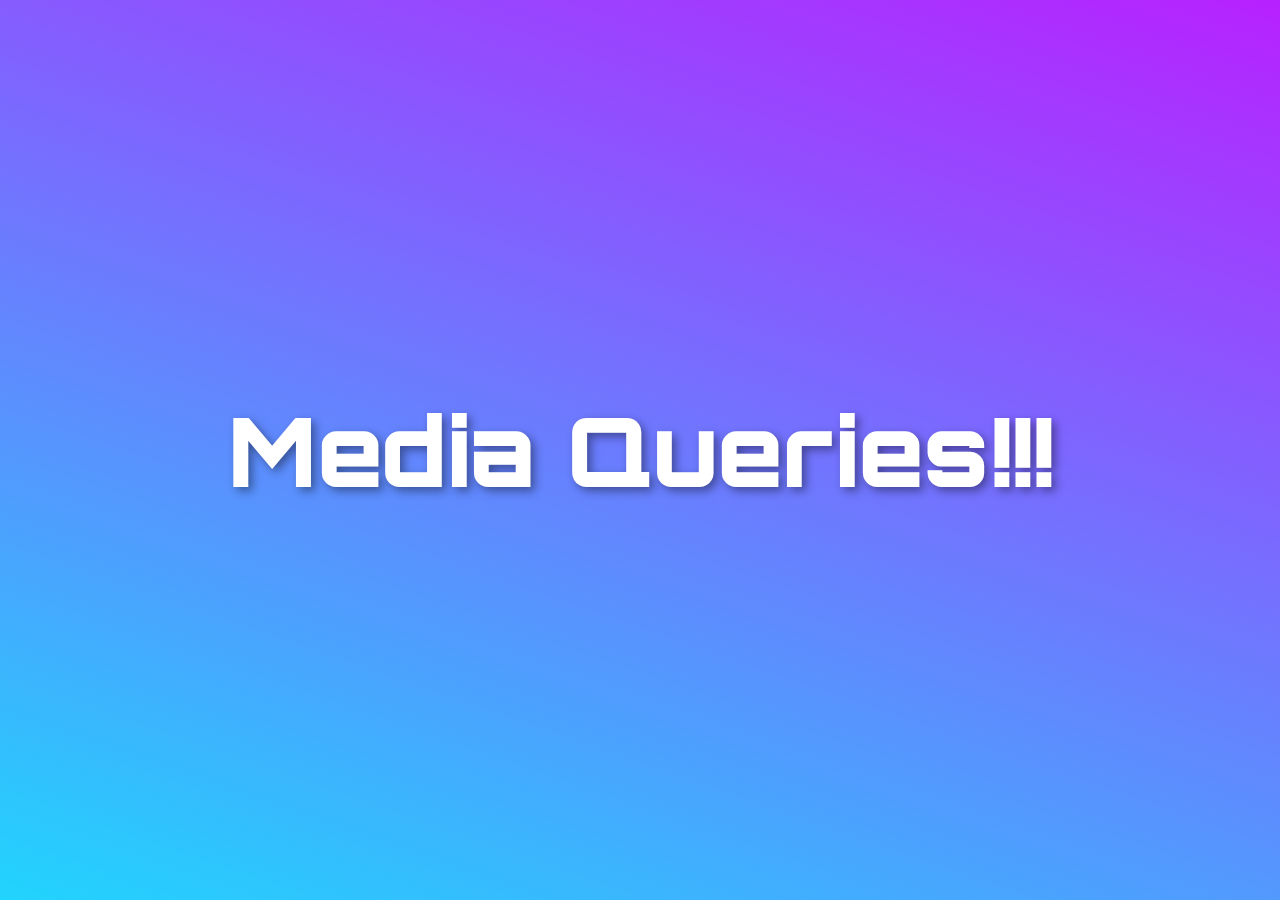
<file: week1/index.html>
<!DOCTYPE html>
<html lang="en">
<head>
    <meta charset="UTF-8">
    <meta name="viewport" content="width=device-width, initial-scale=1.0">
    <title>WEBD2121-Week1</title>
    <link rel="preconnect" href="https://fonts.googleapis.com">
<link rel="preconnect" href="https://fonts.gstatic.com" crossorigin>
<link href="https://fonts.googleapis.com/css2?family=Orbitron:wght@400..900&display=swap" rel="stylesheet">
    <link rel="stylesheet" href="css/style.css">
</head>
<body>
    <div id="container">
        <h1 class="orbitron-font">Media Queries!!!</h1>
    </div>
</body>
</html>
</file>
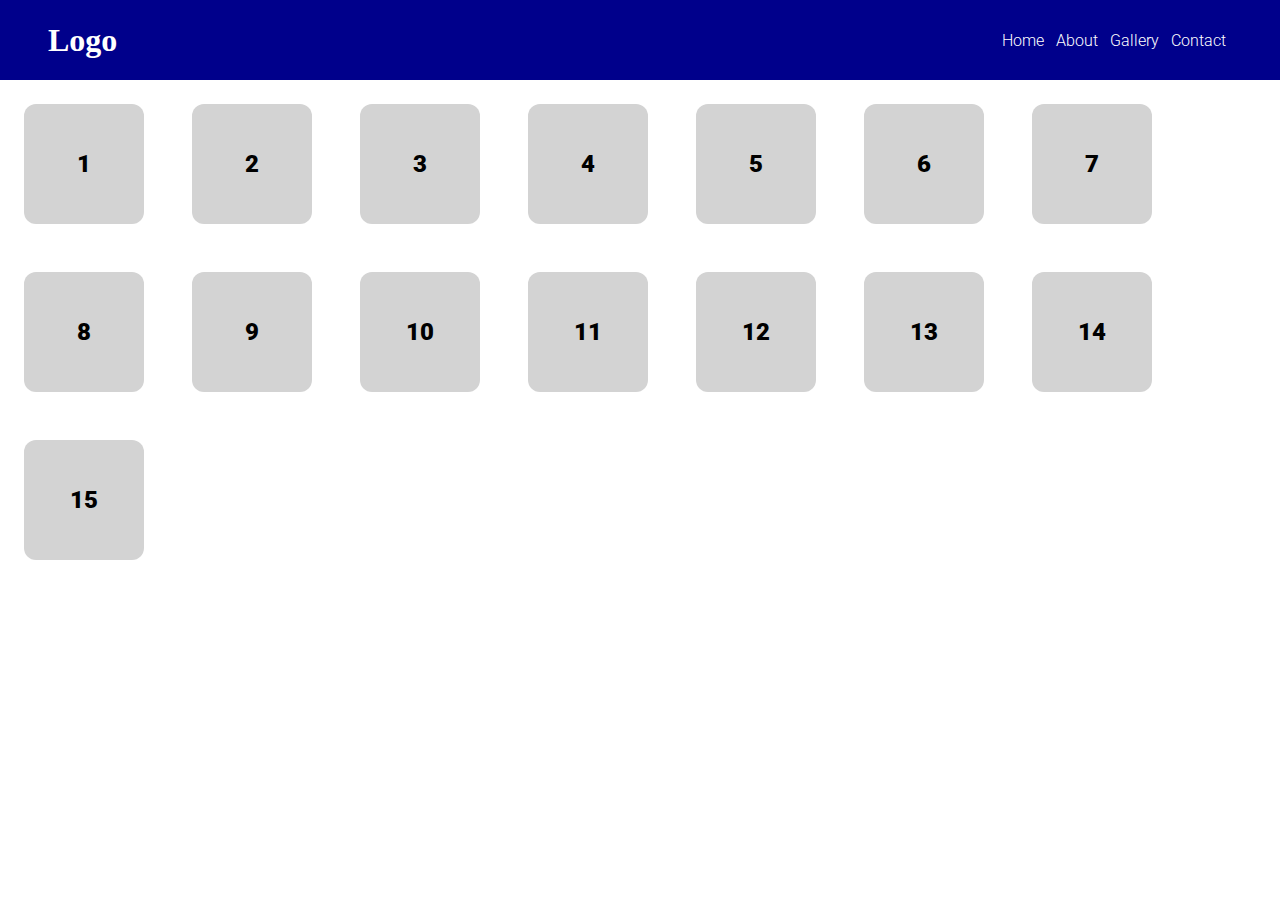
<file: week4/index.html>
<!DOCTYPE html>
<html lang="en">
  <head>
    <meta charset="UTF-8" />
    <meta name="viewport" content="width=device-width, initial-scale=1.0" />
    <title>WEBD2121 Week4</title>
    <link rel="preconnect" href="https://fonts.googleapis.com" />
    <link rel="preconnect" href="https://fonts.gstatic.com" crossorigin />
    <link
      href="https://fonts.googleapis.com/css2?family=Roboto:ital,wght@0,100;0,300;0,400;0,500;0,700;0,900;1,100;1,300;1,400;1,500;1,700;1,900&display=swap"
      rel="stylesheet"
    />
    <link rel="stylesheet" href="css/style.css" />
  </head>
  <body>
    <div id="container">
      <nav>
        <h1 class="roboto-black">Logo</h1>
        <ul id="navigation">
          <li class="nav-links">Home</li>
          <li class="nav-links">About</li>
          <li class="nav-links">Gallery</li>
          <li class="nav-links">Contact</li>
        </ul>
      </nav>
      <main>
        <section class="roboto-black">1</section>
        <section class="roboto-black">2</section>
        <section class="roboto-black">3</section>
        <section class="roboto-black">4</section>
        <section class="roboto-black">5</section>
        <section class="roboto-black">6</section>
        <section class="roboto-black">7</section>
        <section class="roboto-black">8</section>
        <section class="roboto-black">9</section>
        <section class="roboto-black">10</section>
        <section class="roboto-black">11</section>
        <section class="roboto-black">12</section>
        <section class="roboto-black">13</section>
        <section class="roboto-black">14</section>
        <section class="roboto-black">15</section>
      </main>
    </div>
  </body>
</html>
</file>
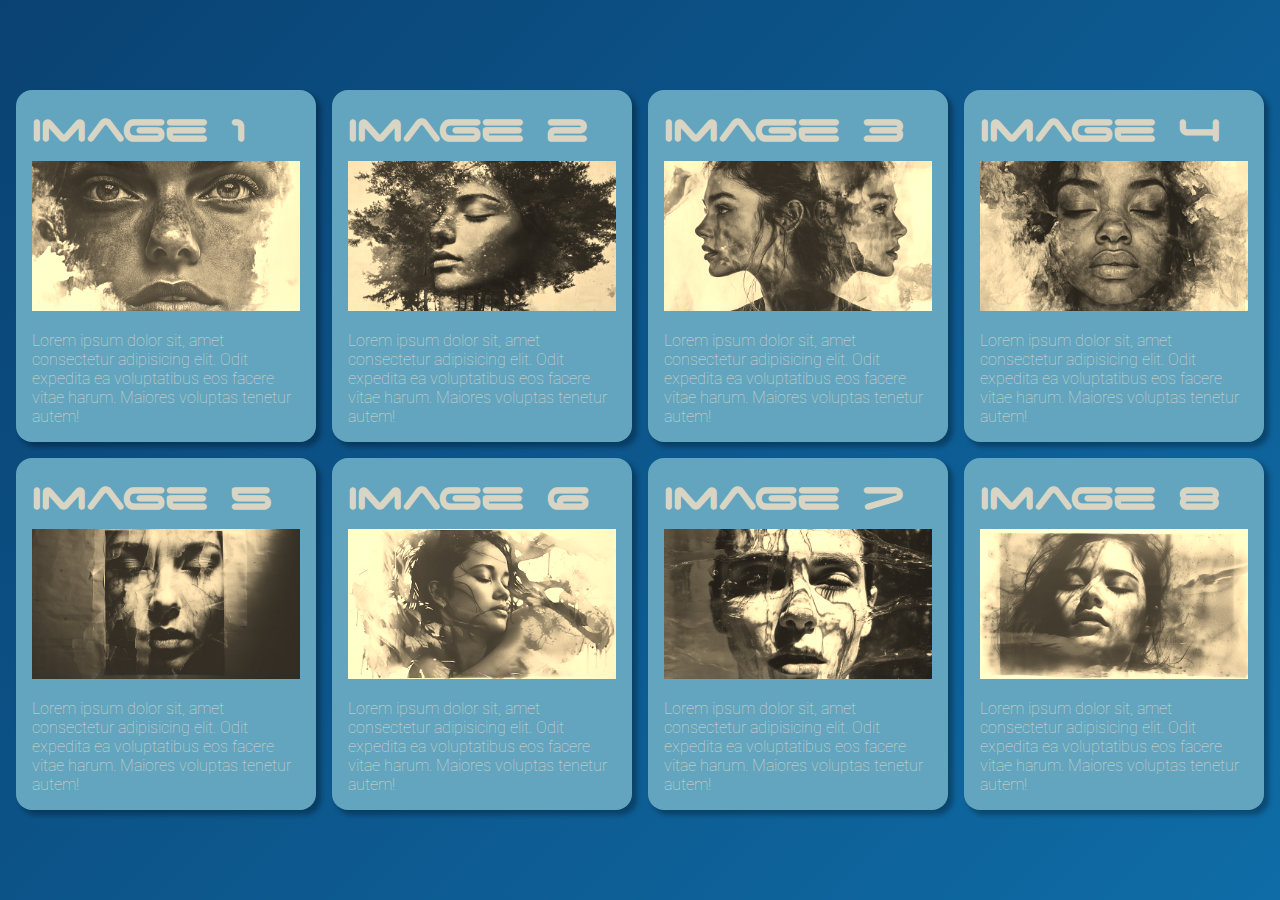
<file: week5/index.html>
<!DOCTYPE html>
<html lang="en">
<head>
    <meta charset="UTF-8">
    <meta name="viewport" content="width=device-width, initial-scale=1.0">
    <title>WEBD2121 Week5</title>
    <link rel="preconnect" href="https://fonts.googleapis.com">
<link rel="preconnect" href="https://fonts.gstatic.com" crossorigin>
<link href="https://fonts.googleapis.com/css2?family=Roboto:ital,wght@0,100;0,300;0,400;0,500;0,700;0,900;1,100;1,300;1,400;1,500;1,700;1,900&display=swap" rel="stylesheet">
    <link rel="stylesheet" href="css/style.css">
</head>
<body>
    <div id="container">
        <section id="container-section">
            <section>
                <h3>Image 1</h3>
                <img src="cyanotype-images/tunjiakanbi_Cyanotype_printing_portrait_art_Graphic_design_po_3860dea2-b06c-4798-b2f3-e38661fedeb2_0.png" alt="#">
                <p class="roboto-thin">Lorem ipsum dolor sit, amet consectetur adipisicing elit. Odit expedita ea voluptatibus eos facere vitae harum. Maiores voluptas tenetur autem!</p>
            </section>
            <section>
                <h3>Image 2</h3>
                <img src="cyanotype-images/tunjiakanbi_Cyanotype_printing_portrait_art_Graphic_design_po_3860dea2-b06c-4798-b2f3-e38661fedeb2_1.png" alt="#">
                <p class="roboto-thin">Lorem ipsum dolor sit, amet consectetur adipisicing elit. Odit expedita ea voluptatibus eos facere vitae harum. Maiores voluptas tenetur autem!</p>
            </section>
            <section>
                <h3>Image 3</h3>
                <img src="cyanotype-images/tunjiakanbi_Cyanotype_printing_portrait_art_Graphic_design_po_3860dea2-b06c-4798-b2f3-e38661fedeb2_2.png" alt="#">
                <p class="roboto-thin">Lorem ipsum dolor sit, amet consectetur adipisicing elit. Odit expedita ea voluptatibus eos facere vitae harum. Maiores voluptas tenetur autem!</p>
            </section>
            <section>
                <h3>Image 4</h3>
                <img src="cyanotype-images/tunjiakanbi_Cyanotype_printing_portrait_art_Graphic_design_po_3860dea2-b06c-4798-b2f3-e38661fedeb2_3.png" alt="#">
                <p class="roboto-thin">Lorem ipsum dolor sit, amet consectetur adipisicing elit. Odit expedita ea voluptatibus eos facere vitae harum. Maiores voluptas tenetur autem!</p>
            </section>
            <section>
                <h3>Image 5</h3>
                <img src="cyanotype-images/tunjiakanbi_Cyanotype_printing_portrait_art_Graphic_design_po_c94f4bce-ecfd-42a7-a616-11ff6501e5cc_0.png" alt="#">
                <p class="roboto-thin">Lorem ipsum dolor sit, amet consectetur adipisicing elit. Odit expedita ea voluptatibus eos facere vitae harum. Maiores voluptas tenetur autem!</p>
            </section>
            <section>
                <h3>Image 6</h3>
                <img src="cyanotype-images/tunjiakanbi_Cyanotype_printing_portrait_art_Graphic_design_po_c94f4bce-ecfd-42a7-a616-11ff6501e5cc_1.png" alt="#">
                <p class="roboto-thin">Lorem ipsum dolor sit, amet consectetur adipisicing elit. Odit expedita ea voluptatibus eos facere vitae harum. Maiores voluptas tenetur autem!</p>
            </section>
            <section>
                <h3>Image 7</h3>
                <img src="cyanotype-images/tunjiakanbi_Cyanotype_printing_portrait_art_Graphic_design_po_c94f4bce-ecfd-42a7-a616-11ff6501e5cc_2.png" alt="#">
                <p class="roboto-thin">Lorem ipsum dolor sit, amet consectetur adipisicing elit. Odit expedita ea voluptatibus eos facere vitae harum. Maiores voluptas tenetur autem!</p>
            </section>
            <section>
                <h3>Image 8</h3>
                <img src="cyanotype-images/tunjiakanbi_Cyanotype_printing_portrait_art_Graphic_design_po_c94f4bce-ecfd-42a7-a616-11ff6501e5cc_3.png" alt="#">
                <p class="roboto-thin">Lorem ipsum dolor sit, amet consectetur adipisicing elit. Odit expedita ea voluptatibus eos facere vitae harum. Maiores voluptas tenetur autem!</p>
            </section>
        </section>

    </div>
</body>
</html>
</file>
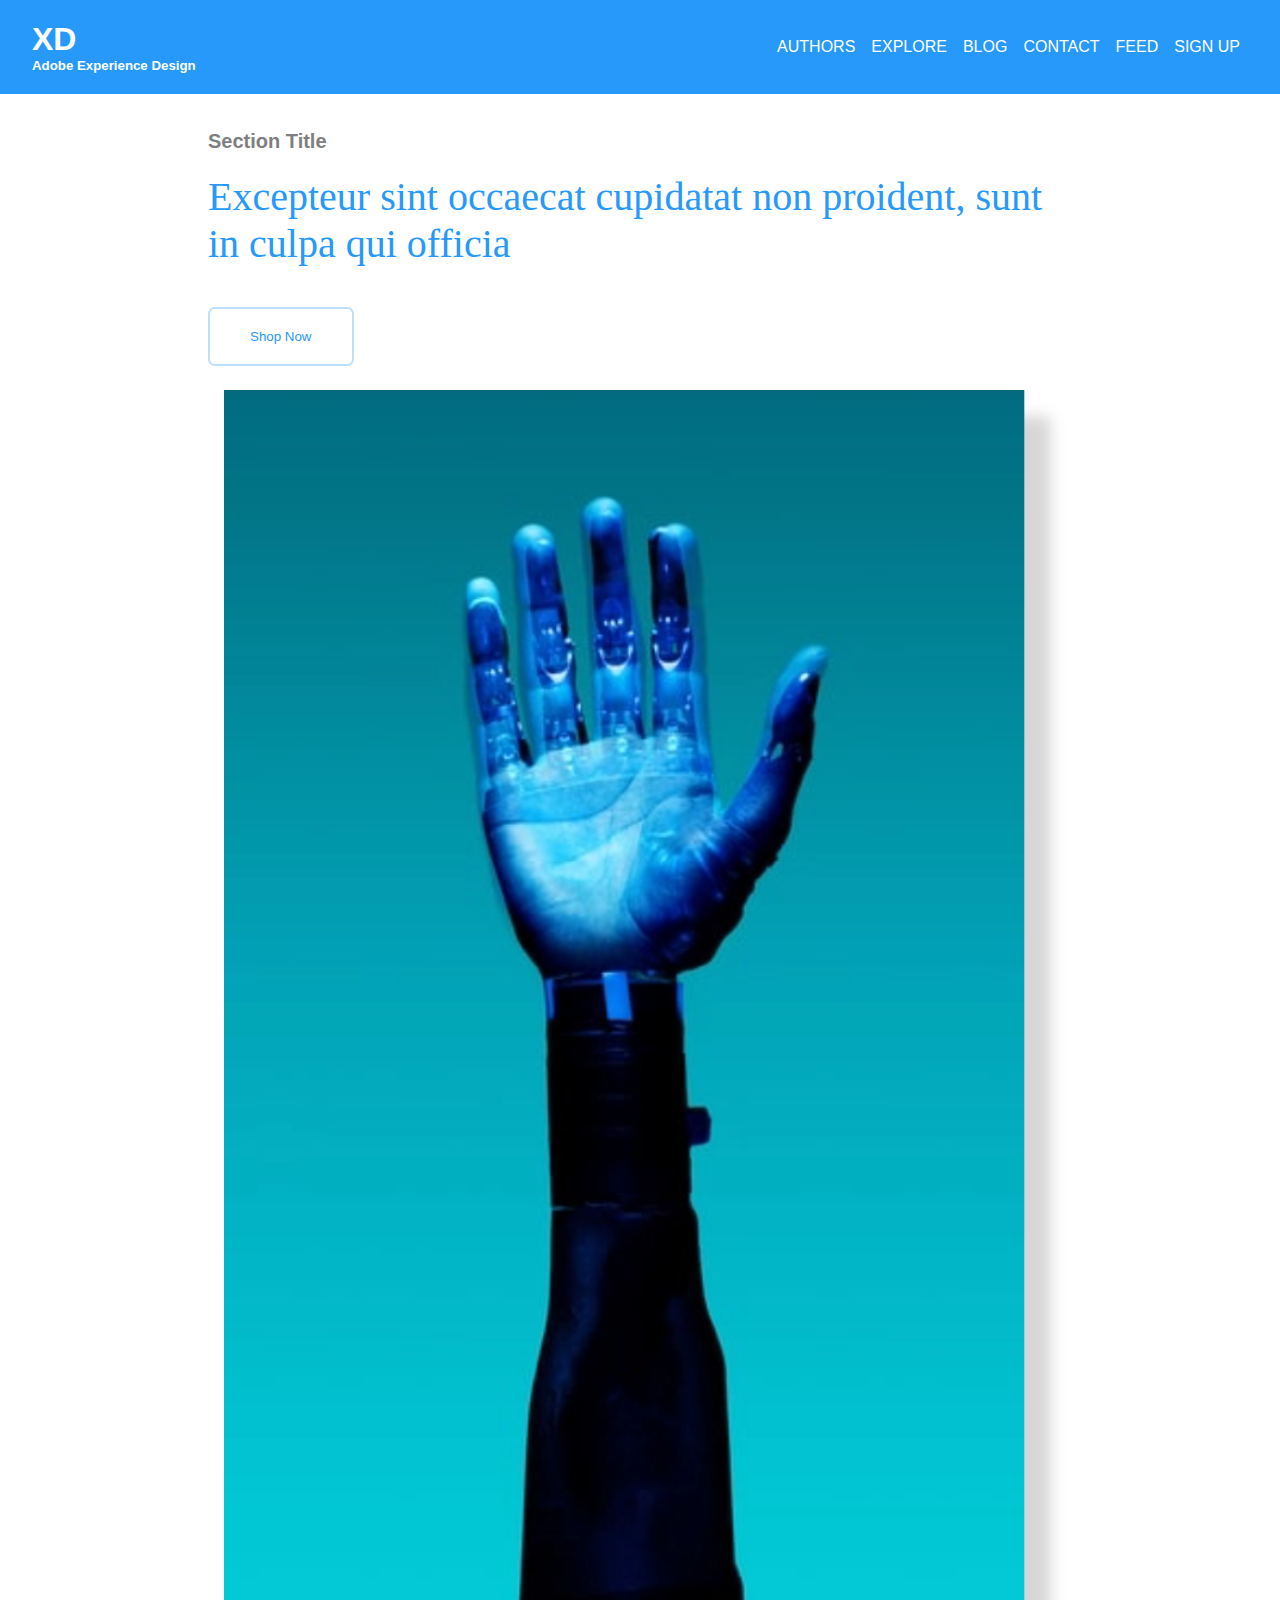
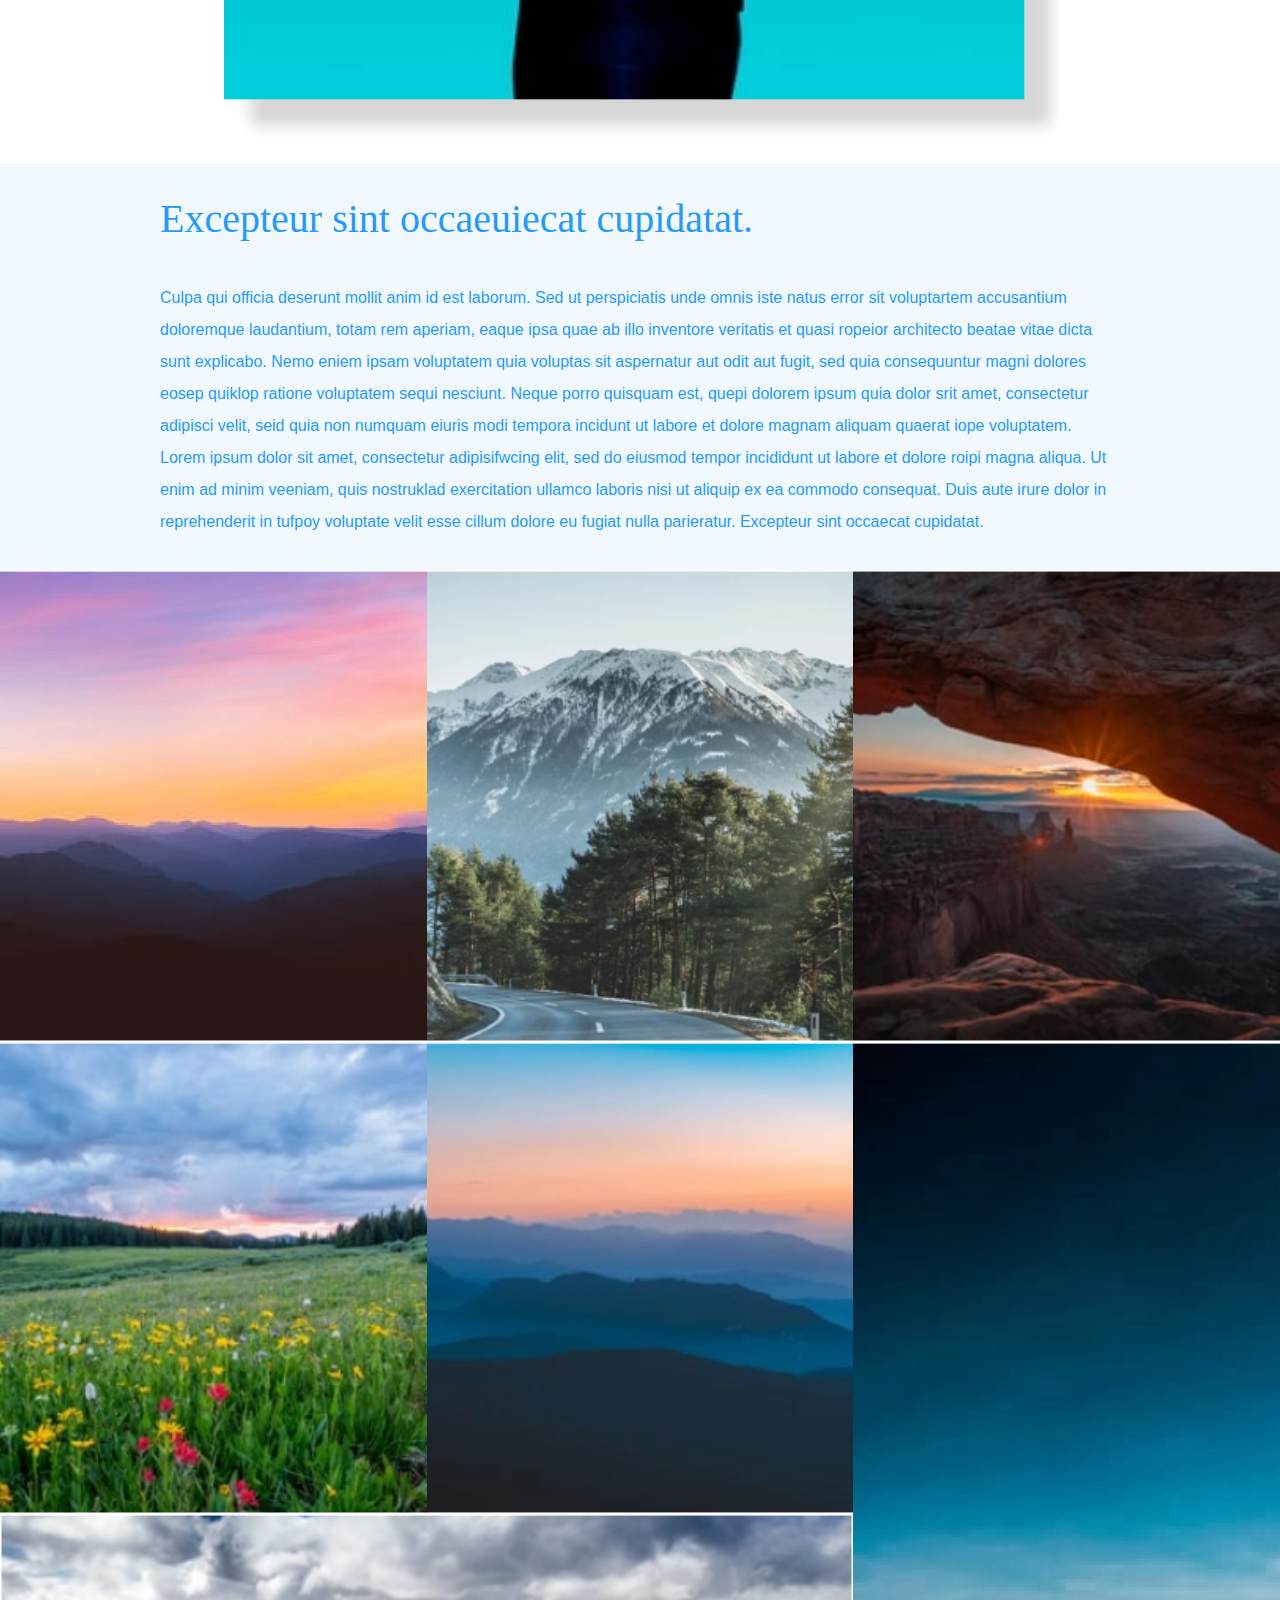
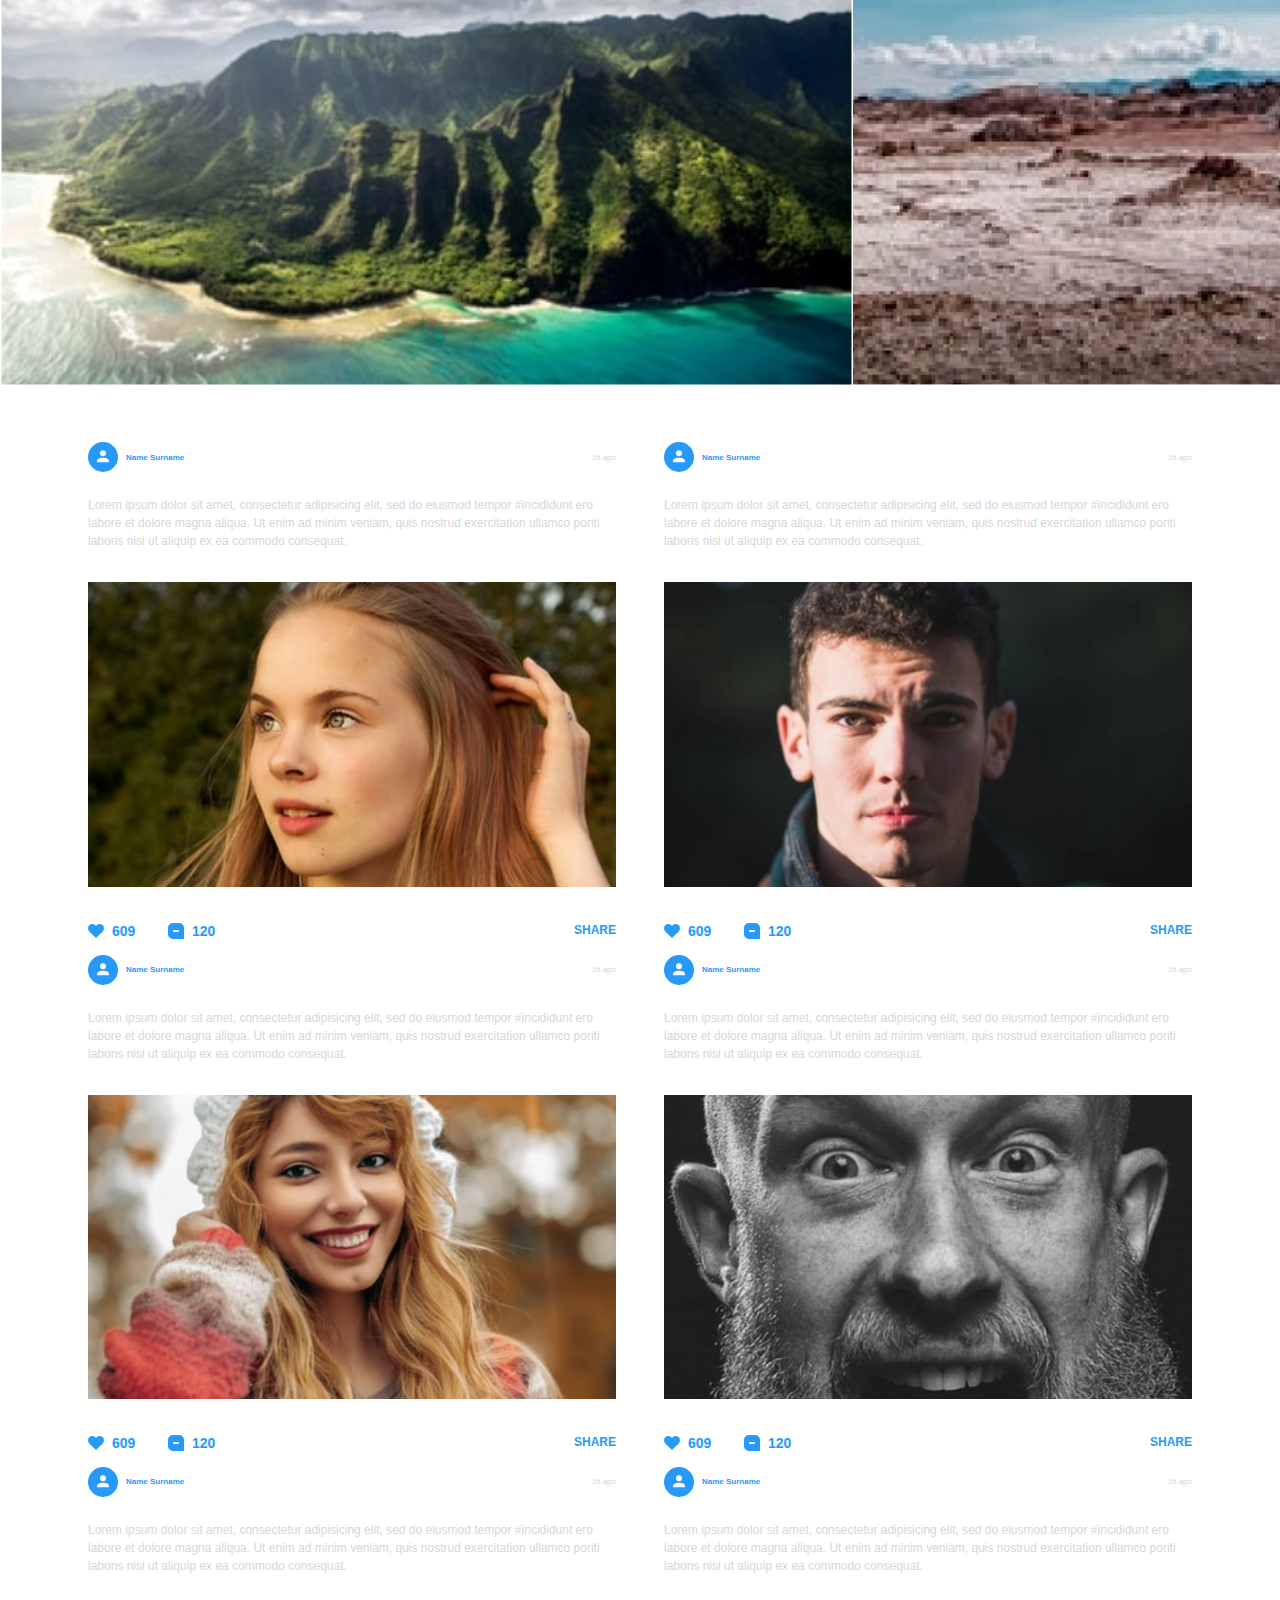
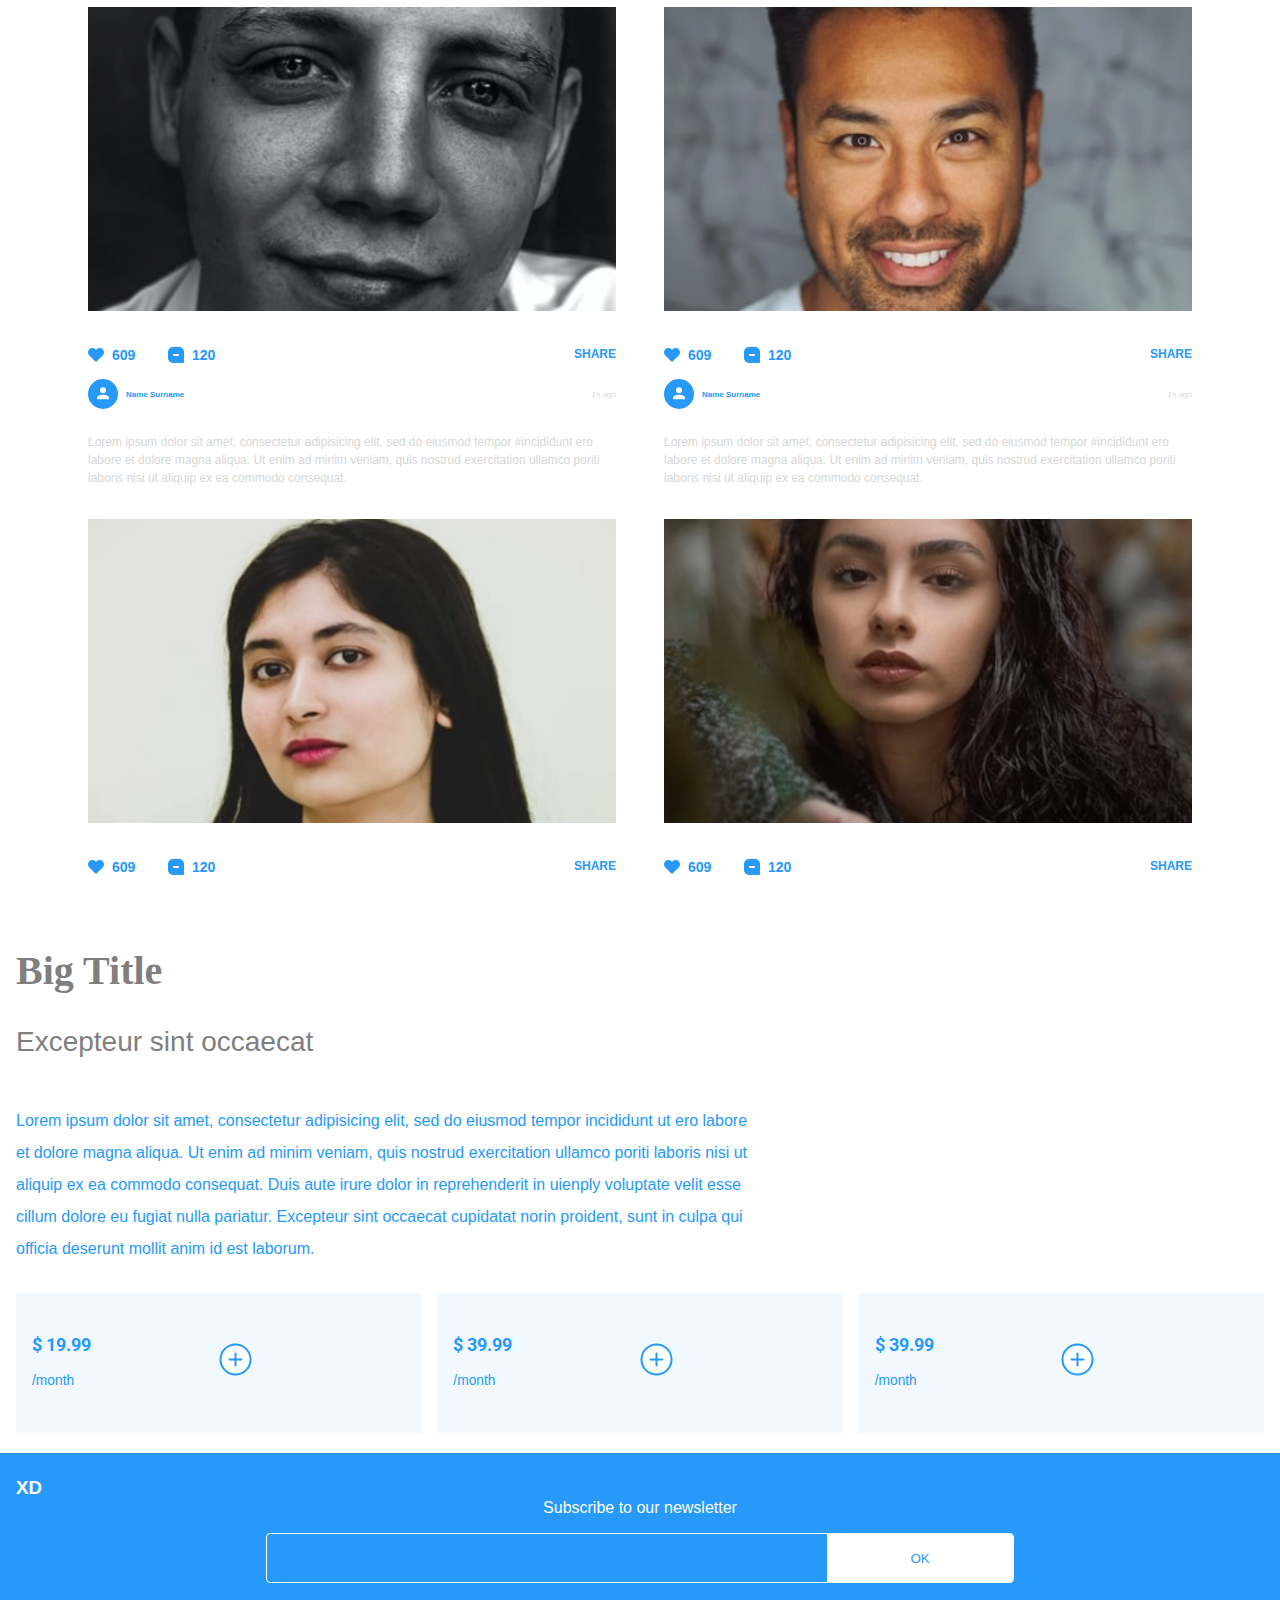
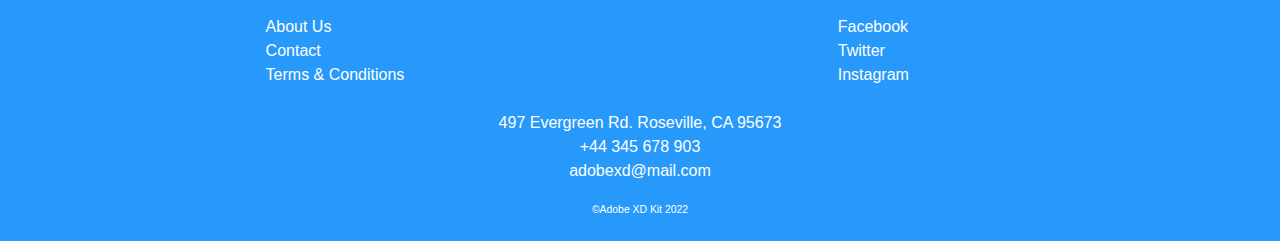
<file: week7/index.html>
<!DOCTYPE html>
<html lang="en">

<head>
  <meta charset="UTF-8">
  <meta name="viewport" content="width=device-width, initial-scale=1.0">
  <title>WEBD 2121 Unit 7</title>
  <link rel="preconnect" href="https://fonts.googleapis.com" />
  <link rel="preconnect" href="https://fonts.gstatic.com" crossorigin />
  <link href="https://fonts.googleapis.com/css2?family=Montserrat:wght@400;600&family=Roboto:wght@100;700&display=swap"
    rel="stylesheet" />
  <link rel="stylesheet" href="css/style.css">
</head>

<body>

  <div class="container">
    <nav>
      <section>
        <h1>XD</h1>
        <h5>Adobe Experience Design</h5>
      </section>
      <div id="menu">
        <span class="menu-span"></span>
        <span class="menu-span"></span>
        <span class="menu-span"></span>
      </div>
      <ul id="desktop-nav">
        <li><a href="#">Authors</a></li>
        <li><a href="#">Explore</a></li>
        <li><a href="#">Blog</a></li>
        <li><a href="#">Contact</a></li>
        <li><a href="#">Feed</a></li>
        <li><a href="#">Sign Up</a></li>
      </ul>
    </nav>
    <section id="mobile-nav">
      <ul id="mobile-nav-ul">
        <li><a href="#">Authors</a></li>
        <li><a href="#">Explore</a></li>
        <li><a href="#">Blog</a></li>
        <li><a href="#">Contact</a></li>
        <li><a href="#">Feed</a></li>
        <li><a href="#">Sign Up</a></li>
      </ul>
    </section>
    <section id="section1">
      <div id="section1-div1">
        <img src="images/Video@2x.png" alt="video">
      </div>
      <div id="section1-div2">
        <h6>Section Title</h6>
        <h1>Excepteur sint occaecat cupidatat non proident, sunt in culpa qui officia</h1>
        <button>Shop Now</button>
      </div>
    </section>
    <section id="section2">
      <section id="section2-child">
        <section id="section-left">
          <div>
            <h1>Excepteur sint occaeuiecat cupidatat.</h1>
            <p>Culpa qui officia deserunt mollit anim id est laborum. Sed ut perspiciatis unde omnis iste natus error
              sit voluptartem accusantium doloremque laudantium, totam rem aperiam, eaque ipsa quae ab illo inventore
              veritatis et quasi ropeior architecto beatae vitae dicta sunt explicabo. Nemo eniem ipsam voluptatem quia
              voluptas sit aspernatur aut odit aut fugit, sed quia consequuntur magni dolores eosep quiklop ratione
              voluptatem sequi nesciunt. Neque porro quisquam est, quepi dolorem ipsum quia dolor srit amet, consectetur
              adipisci velit, seid quia non numquam eiuris modi tempora incidunt ut labore et dolore magnam aliquam
              quaerat iope voluptatem. Lorem ipsum dolor sit amet, consectetur adipisifwcing elit, sed do eiusmod tempor
              incididunt ut labore et dolore roipi magna aliqua. Ut enim ad minim veeniam, quis nostruklad exercitation
              ullamco laboris nisi ut aliquip ex ea commodo consequat. Duis aute irure dolor in reprehenderit in tufpoy
              voluptate velit esse cillum dolore eu fugiat nulla parieratur. Excepteur sint occaecat cupidatat.</p>
          </div>
        </section>
        <section id="section-right">
          <img id="img-1" src="images/landscape/landscape 72@2x.png" alt="#">
          <img id="img-2" src="images/landscape/landscape 432.png" alt="#">
          <img id="img-3" src="images/landscape/landscape 73.png" alt="#">
          <img id="img-4" src="images/landscape/landscape 433.png" alt="#">
          <img id="img-5" src="images/landscape/Rectangle 437.png" alt="#">
          <img id="img-6" src="images/landscape/Rectangle 74.png" alt="#">
          <img id="img-7" src="images/landscape/Rectangle 431.png" alt="#">
        </section>
      </section>
    </section>
    <section id="cards">
      <section class="section3">
        <section class="section3-sections">
          <img src="images/Avatar.svg" alt="Avatar">
          <h3>Name Surname</h3>
          <span><i>1h ago</i></span>
        </section>
        <p>Lorem ipsum dolor sit amet, consectetur adipisicing elit, sed do eiusmod tempor #incididunt ero labore et
          dolore magna aliqua. Ut enim ad minim veniam, quis nostrud exercitation ullamco poriti laboris nisi ut aliquip
          ex ea commodo consequat.</p>
        <img class="profiles" src="images/Tablet/Rectangle 216-2@2x.png" alt="#">
        <section class="footer">
          <svg xmlns="http://www.w3.org/2000/svg" width="128" height="16" viewBox="0 0 128 16">
            <g id="Likes_Comments" data-name="Likes/Comments" transform="translate(-48 -400)">
              <g id="Likes" transform="translate(-2 -14)">
                <text id="_609" data-name="609" transform="translate(74 427)" fill="#2699fb" font-size="14"
                  font-family="Arial" font-weight="700">
                  <tspan x="0" y="0">609</tspan>
                </text>
                <g id="Symbol_66" data-name="Symbol 66" transform="translate(-746 -128)">
                  <path id="Heart"
                    d="M14.746,1.3a4.3,4.3,0,0,0-6.119,0l-.6.6-.6-.6A4.327,4.327,0,0,0,1.3,7.423l6.721,6.721,6.721-6.721a4.3,4.3,0,0,0,0-6.119"
                    transform="translate(795.975 542.975)" fill="#2699fb" fill-rule="evenodd" />
                </g>
              </g>
              <g id="Comments" transform="translate(-6 -14)">
                <text id="_120" data-name="120" transform="translate(158 427)" fill="#2699fb" font-size="14"
                  font-family="Arial" font-weight="700">
                  <tspan x="0" y="0">120</tspan>
                </text>
                <g id="Symbol_67" data-name="Symbol 67" transform="translate(-746 -143)">
                  <path id="Chat"
                    d="M5,8A.945.945,0,0,0,6,9h4a1,1,0,0,0,1-1,.945.945,0,0,0-1-1H6A1,1,0,0,0,5,8ZM0,5A4.951,4.951,0,0,1,5,0h6a4.951,4.951,0,0,1,5,5V15a.945.945,0,0,1-1,1H5a4.951,4.951,0,0,1-5-5Z"
                    transform="translate(880 557)" fill="#2699fb" fill-rule="evenodd" />
                </g>
              </g>
            </g>
          </svg>
          <h3>SHARE</h3>
        </section>
      </section>
      <section class="section3">
        <section class="section3-sections">
          <img src="images/Avatar.svg" alt="Avatar">
          <h3>Name Surname</h3>
          <span><i>1h ago</i></span>
        </section>
        <p>Lorem ipsum dolor sit amet, consectetur adipisicing elit, sed do eiusmod tempor #incididunt ero labore et
          dolore magna aliqua. Ut enim ad minim veniam, quis nostrud exercitation ullamco poriti laboris nisi ut aliquip
          ex ea commodo consequat.</p>
        <img class="profiles" src="images/Tablet/Rectangle 216-1@2x.png" alt="#">
        <section class="footer">
          <svg xmlns="http://www.w3.org/2000/svg" width="128" height="16" viewBox="0 0 128 16">
            <g id="Likes_Comments" data-name="Likes/Comments" transform="translate(-48 -400)">
              <g id="Likes" transform="translate(-2 -14)">
                <text id="_609" data-name="609" transform="translate(74 427)" fill="#2699fb" font-size="14"
                  font-family="Arial" font-weight="700">
                  <tspan x="0" y="0">609</tspan>
                </text>
                <g id="Symbol_66" data-name="Symbol 66" transform="translate(-746 -128)">
                  <path id="Heart"
                    d="M14.746,1.3a4.3,4.3,0,0,0-6.119,0l-.6.6-.6-.6A4.327,4.327,0,0,0,1.3,7.423l6.721,6.721,6.721-6.721a4.3,4.3,0,0,0,0-6.119"
                    transform="translate(795.975 542.975)" fill="#2699fb" fill-rule="evenodd" />
                </g>
              </g>
              <g id="Comments" transform="translate(-6 -14)">
                <text id="_120" data-name="120" transform="translate(158 427)" fill="#2699fb" font-size="14"
                  font-family="Arial" font-weight="700">
                  <tspan x="0" y="0">120</tspan>
                </text>
                <g id="Symbol_67" data-name="Symbol 67" transform="translate(-746 -143)">
                  <path id="Chat"
                    d="M5,8A.945.945,0,0,0,6,9h4a1,1,0,0,0,1-1,.945.945,0,0,0-1-1H6A1,1,0,0,0,5,8ZM0,5A4.951,4.951,0,0,1,5,0h6a4.951,4.951,0,0,1,5,5V15a.945.945,0,0,1-1,1H5a4.951,4.951,0,0,1-5-5Z"
                    transform="translate(880 557)" fill="#2699fb" fill-rule="evenodd" />
                </g>
              </g>
            </g>
          </svg>
          <h3>SHARE</h3>
        </section>
      </section>
      <section class="section3">
        <section class="section3-sections">
          <img src="images/Avatar.svg" alt="Avatar">
          <h3>Name Surname</h3>
          <span><i>1h ago</i></span>
        </section>
        <p>Lorem ipsum dolor sit amet, consectetur adipisicing elit, sed do eiusmod tempor #incididunt ero labore et
          dolore magna aliqua. Ut enim ad minim veniam, quis nostrud exercitation ullamco poriti laboris nisi ut aliquip
          ex ea commodo consequat.</p>
        <img class="profiles" src="images/Tablet/Rectangle 216-3@2x.png" alt="#">
        <section class="footer">
          <svg xmlns="http://www.w3.org/2000/svg" width="128" height="16" viewBox="0 0 128 16">
            <g id="Likes_Comments" data-name="Likes/Comments" transform="translate(-48 -400)">
              <g id="Likes" transform="translate(-2 -14)">
                <text id="_609" data-name="609" transform="translate(74 427)" fill="#2699fb" font-size="14"
                  font-family="Arial" font-weight="700">
                  <tspan x="0" y="0">609</tspan>
                </text>
                <g id="Symbol_66" data-name="Symbol 66" transform="translate(-746 -128)">
                  <path id="Heart"
                    d="M14.746,1.3a4.3,4.3,0,0,0-6.119,0l-.6.6-.6-.6A4.327,4.327,0,0,0,1.3,7.423l6.721,6.721,6.721-6.721a4.3,4.3,0,0,0,0-6.119"
                    transform="translate(795.975 542.975)" fill="#2699fb" fill-rule="evenodd" />
                </g>
              </g>
              <g id="Comments" transform="translate(-6 -14)">
                <text id="_120" data-name="120" transform="translate(158 427)" fill="#2699fb" font-size="14"
                  font-family="Arial" font-weight="700">
                  <tspan x="0" y="0">120</tspan>
                </text>
                <g id="Symbol_67" data-name="Symbol 67" transform="translate(-746 -143)">
                  <path id="Chat"
                    d="M5,8A.945.945,0,0,0,6,9h4a1,1,0,0,0,1-1,.945.945,0,0,0-1-1H6A1,1,0,0,0,5,8ZM0,5A4.951,4.951,0,0,1,5,0h6a4.951,4.951,0,0,1,5,5V15a.945.945,0,0,1-1,1H5a4.951,4.951,0,0,1-5-5Z"
                    transform="translate(880 557)" fill="#2699fb" fill-rule="evenodd" />
                </g>
              </g>
            </g>
          </svg>
          <h3>SHARE</h3>
        </section>
      </section>
      <section class="section3">
        <section class="section3-sections">
          <img src="images/Avatar.svg" alt="Avatar">
          <h3>Name Surname</h3>
          <span><i>1h ago</i></span>
        </section>
        <p>Lorem ipsum dolor sit amet, consectetur adipisicing elit, sed do eiusmod tempor #incididunt ero labore et
          dolore magna aliqua. Ut enim ad minim veniam, quis nostrud exercitation ullamco poriti laboris nisi ut aliquip
          ex ea commodo consequat.</p>
        <img class="profiles" src="images/Tablet/Rectangle 216-4@2x.png" alt="#">
        <section class="footer">
          <svg xmlns="http://www.w3.org/2000/svg" width="128" height="16" viewBox="0 0 128 16">
            <g id="Likes_Comments" data-name="Likes/Comments" transform="translate(-48 -400)">
              <g id="Likes" transform="translate(-2 -14)">
                <text id="_609" data-name="609" transform="translate(74 427)" fill="#2699fb" font-size="14"
                  font-family="Arial" font-weight="700">
                  <tspan x="0" y="0">609</tspan>
                </text>
                <g id="Symbol_66" data-name="Symbol 66" transform="translate(-746 -128)">
                  <path id="Heart"
                    d="M14.746,1.3a4.3,4.3,0,0,0-6.119,0l-.6.6-.6-.6A4.327,4.327,0,0,0,1.3,7.423l6.721,6.721,6.721-6.721a4.3,4.3,0,0,0,0-6.119"
                    transform="translate(795.975 542.975)" fill="#2699fb" fill-rule="evenodd" />
                </g>
              </g>
              <g id="Comments" transform="translate(-6 -14)">
                <text id="_120" data-name="120" transform="translate(158 427)" fill="#2699fb" font-size="14"
                  font-family="Arial" font-weight="700">
                  <tspan x="0" y="0">120</tspan>
                </text>
                <g id="Symbol_67" data-name="Symbol 67" transform="translate(-746 -143)">
                  <path id="Chat"
                    d="M5,8A.945.945,0,0,0,6,9h4a1,1,0,0,0,1-1,.945.945,0,0,0-1-1H6A1,1,0,0,0,5,8ZM0,5A4.951,4.951,0,0,1,5,0h6a4.951,4.951,0,0,1,5,5V15a.945.945,0,0,1-1,1H5a4.951,4.951,0,0,1-5-5Z"
                    transform="translate(880 557)" fill="#2699fb" fill-rule="evenodd" />
                </g>
              </g>
            </g>
          </svg>
          <h3>SHARE</h3>
        </section>
      </section>
      <section class="section3">
        <section class="section3-sections">
          <img src="images/Avatar.svg" alt="Avatar">
          <h3>Name Surname</h3>
          <span><i>1h ago</i></span>
        </section>
        <p>Lorem ipsum dolor sit amet, consectetur adipisicing elit, sed do eiusmod tempor #incididunt ero labore et
          dolore magna aliqua. Ut enim ad minim veniam, quis nostrud exercitation ullamco poriti laboris nisi ut aliquip
          ex ea commodo consequat.</p>
        <img class="profiles" src="images/Tablet/Rectangle 216-6@2x.png" alt="#">
        <section class="footer">
          <svg xmlns="http://www.w3.org/2000/svg" width="128" height="16" viewBox="0 0 128 16">
            <g id="Likes_Comments" data-name="Likes/Comments" transform="translate(-48 -400)">
              <g id="Likes" transform="translate(-2 -14)">
                <text id="_609" data-name="609" transform="translate(74 427)" fill="#2699fb" font-size="14"
                  font-family="Arial" font-weight="700">
                  <tspan x="0" y="0">609</tspan>
                </text>
                <g id="Symbol_66" data-name="Symbol 66" transform="translate(-746 -128)">
                  <path id="Heart"
                    d="M14.746,1.3a4.3,4.3,0,0,0-6.119,0l-.6.6-.6-.6A4.327,4.327,0,0,0,1.3,7.423l6.721,6.721,6.721-6.721a4.3,4.3,0,0,0,0-6.119"
                    transform="translate(795.975 542.975)" fill="#2699fb" fill-rule="evenodd" />
                </g>
              </g>
              <g id="Comments" transform="translate(-6 -14)">
                <text id="_120" data-name="120" transform="translate(158 427)" fill="#2699fb" font-size="14"
                  font-family="Arial" font-weight="700">
                  <tspan x="0" y="0">120</tspan>
                </text>
                <g id="Symbol_67" data-name="Symbol 67" transform="translate(-746 -143)">
                  <path id="Chat"
                    d="M5,8A.945.945,0,0,0,6,9h4a1,1,0,0,0,1-1,.945.945,0,0,0-1-1H6A1,1,0,0,0,5,8ZM0,5A4.951,4.951,0,0,1,5,0h6a4.951,4.951,0,0,1,5,5V15a.945.945,0,0,1-1,1H5a4.951,4.951,0,0,1-5-5Z"
                    transform="translate(880 557)" fill="#2699fb" fill-rule="evenodd" />
                </g>
              </g>
            </g>
          </svg>
          <h3>SHARE</h3>
        </section>
      </section>
      <section class="section3">
        <section class="section3-sections">
          <img src="images/Avatar.svg" alt="Avatar">
          <h3>Name Surname</h3>
          <span><i>1h ago</i></span>
        </section>
        <p>Lorem ipsum dolor sit amet, consectetur adipisicing elit, sed do eiusmod tempor #incididunt ero labore et
          dolore magna aliqua. Ut enim ad minim veniam, quis nostrud exercitation ullamco poriti laboris nisi ut aliquip
          ex ea commodo consequat.</p>
        <img class="profiles" src="images/Tablet/Rectangle 216-7@2x.png" alt="#">
        <section class="footer">
          <svg xmlns="http://www.w3.org/2000/svg" width="128" height="16" viewBox="0 0 128 16">
            <g id="Likes_Comments" data-name="Likes/Comments" transform="translate(-48 -400)">
              <g id="Likes" transform="translate(-2 -14)">
                <text id="_609" data-name="609" transform="translate(74 427)" fill="#2699fb" font-size="14"
                  font-family="Arial" font-weight="700">
                  <tspan x="0" y="0">609</tspan>
                </text>
                <g id="Symbol_66" data-name="Symbol 66" transform="translate(-746 -128)">
                  <path id="Heart"
                    d="M14.746,1.3a4.3,4.3,0,0,0-6.119,0l-.6.6-.6-.6A4.327,4.327,0,0,0,1.3,7.423l6.721,6.721,6.721-6.721a4.3,4.3,0,0,0,0-6.119"
                    transform="translate(795.975 542.975)" fill="#2699fb" fill-rule="evenodd" />
                </g>
              </g>
              <g id="Comments" transform="translate(-6 -14)">
                <text id="_120" data-name="120" transform="translate(158 427)" fill="#2699fb" font-size="14"
                  font-family="Arial" font-weight="700">
                  <tspan x="0" y="0">120</tspan>
                </text>
                <g id="Symbol_67" data-name="Symbol 67" transform="translate(-746 -143)">
                  <path id="Chat"
                    d="M5,8A.945.945,0,0,0,6,9h4a1,1,0,0,0,1-1,.945.945,0,0,0-1-1H6A1,1,0,0,0,5,8ZM0,5A4.951,4.951,0,0,1,5,0h6a4.951,4.951,0,0,1,5,5V15a.945.945,0,0,1-1,1H5a4.951,4.951,0,0,1-5-5Z"
                    transform="translate(880 557)" fill="#2699fb" fill-rule="evenodd" />
                </g>
              </g>
            </g>
          </svg>
          <h3>SHARE</h3>
        </section>
      </section>
      <section class="section3">
        <section class="section3-sections">
          <img src="images/Avatar.svg" alt="Avatar">
          <h3>Name Surname</h3>
          <span><i>1h ago</i></span>
        </section>
        <p>Lorem ipsum dolor sit amet, consectetur adipisicing elit, sed do eiusmod tempor #incididunt ero labore et
          dolore magna aliqua. Ut enim ad minim veniam, quis nostrud exercitation ullamco poriti laboris nisi ut aliquip
          ex ea commodo consequat.</p>
        <img class="profiles" src="images/Tablet/Rectangle 216-9@2x.png" alt="#">
        <section class="footer">
          <svg xmlns="http://www.w3.org/2000/svg" width="128" height="16" viewBox="0 0 128 16">
            <g id="Likes_Comments" data-name="Likes/Comments" transform="translate(-48 -400)">
              <g id="Likes" transform="translate(-2 -14)">
                <text id="_609" data-name="609" transform="translate(74 427)" fill="#2699fb" font-size="14"
                  font-family="Arial" font-weight="700">
                  <tspan x="0" y="0">609</tspan>
                </text>
                <g id="Symbol_66" data-name="Symbol 66" transform="translate(-746 -128)">
                  <path id="Heart"
                    d="M14.746,1.3a4.3,4.3,0,0,0-6.119,0l-.6.6-.6-.6A4.327,4.327,0,0,0,1.3,7.423l6.721,6.721,6.721-6.721a4.3,4.3,0,0,0,0-6.119"
                    transform="translate(795.975 542.975)" fill="#2699fb" fill-rule="evenodd" />
                </g>
              </g>
              <g id="Comments" transform="translate(-6 -14)">
                <text id="_120" data-name="120" transform="translate(158 427)" fill="#2699fb" font-size="14"
                  font-family="Arial" font-weight="700">
                  <tspan x="0" y="0">120</tspan>
                </text>
                <g id="Symbol_67" data-name="Symbol 67" transform="translate(-746 -143)">
                  <path id="Chat"
                    d="M5,8A.945.945,0,0,0,6,9h4a1,1,0,0,0,1-1,.945.945,0,0,0-1-1H6A1,1,0,0,0,5,8ZM0,5A4.951,4.951,0,0,1,5,0h6a4.951,4.951,0,0,1,5,5V15a.945.945,0,0,1-1,1H5a4.951,4.951,0,0,1-5-5Z"
                    transform="translate(880 557)" fill="#2699fb" fill-rule="evenodd" />
                </g>
              </g>
            </g>
          </svg>
          <h3>SHARE</h3>
        </section>
      </section>
      <section class="section3">
        <section class="section3-sections">
          <img src="images/Avatar.svg" alt="Avatar">
          <h3>Name Surname</h3>
          <span><i>1h ago</i></span>
        </section>
        <p>Lorem ipsum dolor sit amet, consectetur adipisicing elit, sed do eiusmod tempor #incididunt ero labore et
          dolore magna aliqua. Ut enim ad minim veniam, quis nostrud exercitation ullamco poriti laboris nisi ut aliquip
          ex ea commodo consequat.</p>
        <img class="profiles" src="images/Tablet/Rectangle 216-10@2x.png" alt="#">
        <section class="footer">
          <svg xmlns="http://www.w3.org/2000/svg" width="128" height="16" viewBox="0 0 128 16">
            <g id="Likes_Comments" data-name="Likes/Comments" transform="translate(-48 -400)">
              <g id="Likes" transform="translate(-2 -14)">
                <text id="_609" data-name="609" transform="translate(74 427)" fill="#2699fb" font-size="14"
                  font-family="Arial" font-weight="700">
                  <tspan x="0" y="0">609</tspan>
                </text>
                <g id="Symbol_66" data-name="Symbol 66" transform="translate(-746 -128)">
                  <path id="Heart"
                    d="M14.746,1.3a4.3,4.3,0,0,0-6.119,0l-.6.6-.6-.6A4.327,4.327,0,0,0,1.3,7.423l6.721,6.721,6.721-6.721a4.3,4.3,0,0,0,0-6.119"
                    transform="translate(795.975 542.975)" fill="#2699fb" fill-rule="evenodd" />
                </g>
              </g>
              <g id="Comments" transform="translate(-6 -14)">
                <text id="_120" data-name="120" transform="translate(158 427)" fill="#2699fb" font-size="14"
                  font-family="Arial" font-weight="700">
                  <tspan x="0" y="0">120</tspan>
                </text>
                <g id="Symbol_67" data-name="Symbol 67" transform="translate(-746 -143)">
                  <path id="Chat"
                    d="M5,8A.945.945,0,0,0,6,9h4a1,1,0,0,0,1-1,.945.945,0,0,0-1-1H6A1,1,0,0,0,5,8ZM0,5A4.951,4.951,0,0,1,5,0h6a4.951,4.951,0,0,1,5,5V15a.945.945,0,0,1-1,1H5a4.951,4.951,0,0,1-5-5Z"
                    transform="translate(880 557)" fill="#2699fb" fill-rule="evenodd" />
                </g>
              </g>
            </g>
          </svg>
          <h3>SHARE</h3>
        </section>
      </section>
    </section>
    <section id="section-five">
      <div id="section-five-div">
        <section id="section-five-div-one">
          <h1>Big Title</h1>
          <p id="section-five-div-p1">Excepteur sint occaecat 
          </p>
          <p id="section-five-div-p2">Lorem ipsum dolor sit amet, consectetur adipisicing elit, sed do eiusmod tempor
            incididunt ut ero labore et dolore magna aliqua. Ut enim ad minim veniam, quis nostrud exercitation ullamco
            poriti laboris nisi ut aliquip ex ea commodo consequat. Duis aute irure dolor in reprehenderit in uienply
            voluptate velit esse cillum dolore eu fugiat nulla pariatur. Excepteur sint occaecat cupidatat norin proident,
            sunt in culpa qui officia deserunt mollit anim id est laborum.
          </p>
        </section>  
          <div id="section-five-div-div">
          <section class="section-five-div-div-section">
            <p>$ 19.99 <span>&sol;month</span></p>
            <p>
              <svg xmlns="http://www.w3.org/2000/svg" width="33" height="33" viewBox="0 0 33 33">
              <g id="Icon_feather-plus-circle" data-name="Icon feather-plus-circle" transform="translate(-1.5 -1.5)">
                <path id="Path_1" data-name="Path 1" d="M33,18A15,15,0,1,1,18,3,15,15,0,0,1,33,18Z" />
                <path id="Path_2" data-name="Path 2" d="M18,12V24" />
                <path id="Path_3" data-name="Path 3" d="M12,18H24" />
              </g>
            </svg>
          </p>
          </section>
          <section class="section-five-div-div-section">
            <p>$ 39.99 <span>&sol;month</span></p>
            <p>
              <svg xmlns="http://www.w3.org/2000/svg" width="33" height="33" viewBox="0 0 33 33">
              <g id="Icon_feather-plus-circle" data-name="Icon feather-plus-circle" transform="translate(-1.5 -1.5)">
                <path id="Path_1" data-name="Path 1" d="M33,18A15,15,0,1,1,18,3,15,15,0,0,1,33,18Z" />
                <path id="Path_2" data-name="Path 2" d="M18,12V24" />
                <path id="Path_3" data-name="Path 3" d="M12,18H24" />
              </g>
            </svg>
          </p>
          </section>
          <section class="section-five-div-div-section">
            <p>$ 39.99 <span>&sol;month</span></p>
            <p>
              <svg xmlns="http://www.w3.org/2000/svg" width="33" height="33" viewBox="0 0 33 33">
              <g id="Icon_feather-plus-circle" data-name="Icon feather-plus-circle" transform="translate(-1.5 -1.5)">
                <path id="Path_1" data-name="Path 1" d="M33,18A15,15,0,1,1,18,3,15,15,0,0,1,33,18Z" />
                <path id="Path_2" data-name="Path 2" d="M18,12V24" />
                <path id="Path_3" data-name="Path 3" d="M12,18H24" />
              </g>
            </svg>
          </p>
          </section>
        </div> 
      </div>
   

     
    </section>
    <footer id="footer">
      <h1>XD</h1>
      <p>Subscribe to our newsletter</p>
      <form>
        <input type="text"><button>OK</button>
      </form>
      <section>
        <ul>
          <li>About Us</li>
          <li>Contact</li>
          <li>Terms &amp; Conditions</li>
        </ul>
        <ul>
          <li>Facebook</li>
          <li>Twitter</li>
          <li>Instagram</li>
        </ul>
      </section>
      <address>497 Evergreen Rd. Roseville, CA 95673<br> +44 345 678 903<br> adobexd@mail.com</address>
      <span id="footer-copy">&copy;Adobe XD Kit 2022</span>
    </footer>
  </div>

  <script src="https://code.jquery.com/jquery-3.7.1.slim.min.js"
    integrity="sha256-kmHvs0B+OpCW5GVHUNjv9rOmY0IvSIRcf7zGUDTDQM8=" crossorigin="anonymous"></script>
  <script src="js/app.js"></script>


</body>

</html>
</file>
<file: week1/css/style.css>
* {
  margin: 0;
  padding: 0;
  box-sizing: border-box;
}

#container {
  width: 100%;
  height: 100vh;
  display: flex;
  justify-content: center;
  align-items: center;
  background-color: #21d4fd;
  background-image: linear-gradient(19deg, #21d4fd 0%, #b721ff 100%);
}
#container h1.orbitron-font {
  font-family: "Orbitron", sans-serif;
  font-optical-sizing: auto;
  font-weight: 900;
  font-style: normal;
  font-size: 6em;
  color: #FFF;
  text-shadow: 4px 4px 10px rgba(0, 0, 0, 0.4);
}

@media screen and (max-width: 1024px) {
  #container {
    background-color: #3eecac;
    background-image: linear-gradient(19deg, #3eecac 0%, #ee74e1 100%);
  }
  #container h1.orbitron-font {
    font-weight: 800;
    font-style: normal;
    font-size: 4.5em;
    color: #FFF;
  }
}
@media screen and (max-width: 768px) {
  #container {
    background-color: #fa8bff;
    background-image: linear-gradient(45deg, #fa8bff 0%, #2bd2ff 52%, #2bff88 90%);
  }
  #container h1.orbitron-font {
    font-weight: 600;
    font-style: normal;
    font-size: 3em;
    color: #F00;
  }
}
@media screen and (max-width: 425px) {
  #container {
    background-color: #fbda61;
    background-image: linear-gradient(45deg, #fbda61 0%, #ff5acd 100%);
  }
  #container h1.orbitron-font {
    font-weight: 400;
    font-style: normal;
    font-size: 1.5em;
    color: #000;
  }
}/*# sourceMappingURL=style.css.map */
</file>
<file: week4/css/style.css>
* {
  padding: 0;
  margin: 0;
  box-sizing: border-box;
}

html {
  font-size: 24px;
}

#container {
  width: 100%;
  height: 100vh;
  font-size: 16px;
}
#container nav {
  height: 80px;
  background-color: darkblue;
  display: flex;
  align-items: center;
  padding: 0 2rem;
}
#container nav h1 {
  color: #fff;
}
#container nav ul#navigation {
  margin-left: auto;
  list-style: none;
  display: flex;
}
#container nav ul#navigation li.nav-links {
  color: #fff;
}
#container nav ul#navigation .nav-links {
  font-family: "Roboto", system-ui;
  font-weight: 300;
  font-style: normal;
  padding: 0.25rem;
}
#container main {
  display: flex;
  flex-wrap: wrap;
  align-content: flex-start;
}
#container main section {
  width: 5rem;
  height: 5rem;
  display: flex;
  justify-content: center;
  align-items: center;
  background-color: lightgray;
  margin: 1rem;
  font-size: 1rem;
  border-radius: 0.5rem;
}
#container main .roboto-black {
  font-family: "Roboto", system-ui;
  font-weight: 900;
  font-style: normal;
}/*# sourceMappingURL=style.css.map */
</file>
<file: week5/css/style.css>
* {
  padding: 0;
  margin: 0;
  -moz-box-sizing: border-box;
  box-sizing: border-box;
}

.roboto-thin {
  font-family: "Roboto", system-ui;
  font-weight: 100;
  font-style: normal;
}

.roboto-light {
  font-family: "Roboto", system-ui;
  font-weight: 300;
  font-style: normal;
}

.roboto-regular {
  font-family: "Roboto", system-ui;
  font-weight: 400;
  font-style: normal;
}

.roboto-medium {
  font-family: "Roboto", system-ui;
  font-weight: 500;
  font-style: normal;
}

.roboto-bold {
  font-family: "Roboto", system-ui;
  font-weight: 700;
  font-style: normal;
}

.roboto-black {
  font-family: "Roboto", system-ui;
  font-weight: 900;
  font-style: normal;
}

.roboto-thin-italic {
  font-family: "Roboto", system-ui;
  font-weight: 100;
  font-style: italic;
}

.roboto-light-italic {
  font-family: "Roboto", system-ui;
  font-weight: 300;
  font-style: italic;
}

.roboto-regular-italic {
  font-family: "Roboto", system-ui;
  font-weight: 400;
  font-style: italic;
}

.roboto-medium-italic {
  font-family: "Roboto", system-ui;
  font-weight: 500;
  font-style: italic;
}

.roboto-bold-italic {
  font-family: "Roboto", system-ui;
  font-weight: 700;
  font-style: italic;
}

.roboto-black-italic {
  font-family: "Roboto", system-ui;
  font-weight: 900;
  font-style: italic;
}

/* Color Theme Swatches in Hex */
@font-face {
  font-family: space-age;
  src: url("../fonts/space age.ttf");
}
:root {
  --space-age: space-age;
}

h1 {
  font-family: var(--space-age);
  color: #0a4273;
  font-size: 3em;
}

#container {
  background-color: #0a4273;
  background-image: linear-gradient(135deg, #0a4273, #0f6ca6);
  width: 100%;
  height: 100vh;
  display: -webkit-flex;
  display: -moz-box;
  display: flex;
  -webkit-justify-content: center;
  -moz-box-pack: center;
  justify-content: center;
  -webkit-align-items: center;
  -moz-box-align: center;
  align-items: center;
}
#container #container-section {
  display: grid;
  grid-template-columns: 300px 300px 300px 300px;
  grid-template-rows: 1fr 1fr;
  grid-gap: 1em;
}
#container #container-section section {
  background-color: #63a5bf;
  padding: 1em;
  border-radius: 1em;
  box-shadow: 0.3em 0.3em 0.3em rgba(0, 0, 0, 0.3);
}
#container #container-section section h3 {
  font-family: var(--space-age);
  color: #d9d5c5;
  font-size: 3em;
  margin-bottom: 0.25em;
}
#container #container-section section img {
  width: 100%;
  height: auto;
  -webkit-filter: sepia(200%);
  filter: sepia(200%);
  cursor: pointer;
  transition: all linear 250ms;
}
#container #container-section section img:hover {
  -webkit-filter: sepia(0%);
  filter: sepia(0%);
}
#container #container-section section p {
  color: #d9d5c5;
  margin-top: 1em;
}

@media screen and (max-width: 480px) {
  #container {
    display: block;
  }
  #container #container-section {
    display: -webkit-flex;
    display: -moz-box;
    display: flex;
    -webkit-flex-direction: column;
    -moz-box-orient: vertical;
    -moz-box-direction: normal;
    flex-direction: column;
  }
}/*# sourceMappingURL=style.css.map */
</file>
<file: week7/css/style.css>
* {
  padding: 0;
  margin: 0;
  -webkit-box-sizing: border-box;
  -moz-box-sizing: border-box;
  box-sizing: border-box;
  font-family: "Monserrat", sans-serif;
}

.container {
  width: 100%;
  background-color: #fff;
}
.container nav {
  background-color: #2699fb;
  height: 94px;
  display: -webkit-box;
  display: -moz-box;
  display: -ms-flexbox;
  display: flex;
  -webkit-box-align: center;
  -moz-box-align: center;
  -ms-flex-align: center;
  align-items: center;
  padding: 0 2em;
}
.container nav section {
  color: #fff;
}
.container nav #menu {
  width: 40px;
  height: 30px;
  display: -webkit-box;
  display: -moz-box;
  display: -ms-flexbox;
  display: flex;
  -webkit-box-orient: vertical;
  -webkit-box-direction: normal;
  -moz-box-orient: vertical;
  -moz-box-direction: normal;
  -ms-flex-direction: column;
  flex-direction: column;
  -webkit-box-pack: justify;
  -moz-box-pack: justify;
  -ms-flex-pack: justify;
  justify-content: space-between;
  margin-left: auto;
  cursor: pointer;
}
.container nav #menu .menu-span {
  height: 0.25em;
  background-color: #fff;
  width: 100%;
}
.container nav #desktop-nav {
  display: none;
  color: #fff;
  list-style: none;
}
.container nav #desktop-nav li a {
  text-decoration: none;
  color: inherit;
  text-transform: uppercase;
}
.container .hide {
  display: none;
}
.container .show {
  display: -webkit-box;
  display: -moz-box;
  display: -ms-flexbox;
  display: flex;
}
.container #mobile-nav {
  height: calc(100vh - 94px);
  background-color: #2699fb;
  -webkit-box-pack: center;
  -moz-box-pack: center;
  -ms-flex-pack: center;
  justify-content: center;
  -webkit-box-align: center;
  -moz-box-align: center;
  -ms-flex-align: center;
  align-items: center;
}
.container #mobile-nav #mobile-nav-ul {
  margin-top: -15em;
  height: 50%;
  display: -webkit-box;
  display: -moz-box;
  display: -ms-flexbox;
  display: flex;
  -webkit-box-orient: vertical;
  -webkit-box-direction: normal;
  -moz-box-orient: vertical;
  -moz-box-direction: normal;
  -ms-flex-direction: column;
  flex-direction: column;
  -ms-flex-pack: distribute;
  justify-content: space-around;
}
.container #mobile-nav #mobile-nav-ul li {
  color: #fff;
  list-style: none;
}
.container #mobile-nav #mobile-nav-ul li a {
  text-decoration: none;
  color: inherit;
  text-transform: uppercase;
}
.container #section1 {
  display: -webkit-box;
  display: -moz-box;
  display: -ms-flexbox;
  display: flex;
  -webkit-box-orient: vertical;
  -webkit-box-direction: reverse;
  -moz-box-orient: vertical;
  -moz-box-direction: reverse;
  -ms-flex-direction: column-reverse;
  flex-direction: column-reverse;
  padding: 1em;
}
.container #section1 div {
  width: 100%;
}
.container #section1 #section1-div1 {
  display: -webkit-box;
  display: -moz-box;
  display: -ms-flexbox;
  display: flex;
  -webkit-box-pack: center;
  -moz-box-pack: center;
  -ms-flex-pack: center;
  justify-content: center;
}
.container #section1 #section1-div1 img {
  margin-left: 1em;
  width: 100%;
}
.container #section1 #section1-div2 {
  margin-bottom: 1.5em;
}
.container #section1 #section1-div2 h6 {
  color: #7f7f7f;
  font-family: Arial, Helvetica, sans-serif;
  font-size: 20px;
  margin: 1em 0 1em 0;
}
.container #section1 #section1-div2 h1 {
  font-family: Georgia, "Times New Roman", Times, serif;
  font-weight: 100;
  color: #2699fb;
  font-size: 2.5em;
  margin-bottom: 1em;
}
.container #section1 #section1-div2 button {
  background: none;
  color: #2699fb;
  border: 2px solid #bce0fd;
  font-family: Arial, Helvetica, sans-serif;
  padding: 1.5em 3em;
  border-radius: 0.5em;
}
.container #section2 #section2-child {
  background-color: #f1f9ff;
}
.container #section2 #section2-child #section-left {
  padding: 2em;
}
.container #section2 #section2-child #section-left h1 {
  font-family: Georgia, "Times New Roman", Times, serif;
  font-weight: 100;
  color: #2699fb;
  font-size: 2.5em;
  margin-bottom: 1em;
}
.container #section2 #section2-child #section-left p {
  font-family: Arial, Helvetica, sans-serif;
  font-size: 1em;
  line-height: 2em;
  color: #2699fb;
}
.container #section2 #section2-child #section-right {
  display: -webkit-box;
  display: -moz-box;
  display: -ms-flexbox;
  display: flex;
  -webkit-box-orient: vertical;
  -webkit-box-direction: normal;
  -moz-box-orient: vertical;
  -moz-box-direction: normal;
  -ms-flex-direction: column;
  flex-direction: column;
}
.container #section2 #section2-child #section-right img {
  padding: 0.5em 1em;
}
.container #cards .section3 {
  width: 100%;
  padding: 0.5em 1.5em;
}
.container #cards .section3 .section3-sections {
  display: -webkit-box;
  display: -moz-box;
  display: -ms-flexbox;
  display: flex;
  -webkit-box-align: center;
  -moz-box-align: center;
  -ms-flex-align: center;
  align-items: center;
}
.container #cards .section3 .section3-sections img {
  margin-right: 0.5em;
}
.container #cards .section3 .section3-sections h3 {
  font-family: Arial, Helvetica, sans-serif;
  color: #2699fb;
  font-size: 0.5em;
}
.container #cards .section3 .section3-sections span {
  margin-left: auto;
  font-family: Arial, Helvetica, sans-serif;
  color: #d6d6d6;
  font-size: 0.5em;
}
.container #cards .section3 p {
  margin-top: 2em;
  color: #d6d6d6;
  font-family: Arial, Helvetica, sans-serif;
  font-size: 0.75em;
  line-height: 1.5em;
}
.container #cards .section3 img.profiles {
  margin-top: 2em;
  width: 100%;
}
.container #cards .section3 .footer {
  display: -webkit-box;
  display: -moz-box;
  display: -ms-flexbox;
  display: flex;
  margin-top: 2em;
}
.container #cards .section3 .footer h3 {
  margin-left: auto;
  color: #2699fb;
  font-family: Arial, Helvetica, sans-serif;
  font-size: 0.75em;
}
.container #section-five {
  background: #f1f9ff;
  padding: 1.5 em 1em;
}
.container #section-five #section-five-div {
  background: #fff;
  padding: 1em;
}
.container #section-five #section-five-div h1 {
  font-family: Georgia, "Times New Roman", Times, serif;
  font-size: 40px;
  color: #7f7f7f;
  margin-bottom: 0.5em;
}
.container #section-five #section-five-div p#section-five-div-p1 {
  color: #7f7f7f;
  font-size: 1.75em;
  font-weight: lighter;
  margin-bottom: 1.25em;
}
.container #section-five #section-five-div p {
  font-size: 0.65em;
  color: #2699fb;
  line-height: 2em;
}
.container #section-five #section-five-div #section-five-div-p2 {
  margin-bottom: 1.5em;
  font-size: 1em;
}
.container #section-five #section-five-div #section-five-div-div {
  display: -webkit-box;
  display: -moz-box;
  display: -ms-flexbox;
  display: flex;
  -webkit-box-orient: vertical;
  -webkit-box-direction: normal;
  -moz-box-orient: vertical;
  -moz-box-direction: normal;
  -ms-flex-direction: column;
  flex-direction: column;
  -webkit-box-align: center;
  -moz-box-align: center;
  -ms-flex-align: center;
  align-items: center;
}
.container #section-five #section-five-div #section-five-div-div .section-five-div-div-section {
  width: 70%;
  height: 140px;
  background-color: #f1f9ff;
  margin: 0.25em 0;
  display: -webkit-box;
  display: -moz-box;
  display: -ms-flexbox;
  display: flex;
  -webkit-box-align: center;
  -moz-box-align: center;
  -ms-flex-align: center;
  align-items: center;
  -webkit-box-pack: space-evenly;
  -moz-box-pack: space-evenly;
  -ms-flex-pack: space-evenly;
  justify-content: space-evenly;
}
.container #section-five #section-five-div #section-five-div-div .section-five-div-div-section p:first-child {
  font-weight: bold;
  font-size: 1.15em;
  font-family: "Roboto", sans-serif;
}
.container #section-five #section-five-div #section-five-div-div .section-five-div-div-section p:first-child span {
  font-weight: normal;
  font-size: 0.75em;
  display: block;
}
.container #section-five #section-five-div #section-five-div-div .section-five-div-div-section p:last-child #Path_1,
.container #section-five #section-five-div #section-five-div-div .section-five-div-div-section p:last-child #Path_2,
.container #section-five #section-five-div #section-five-div-div .section-five-div-div-section p:last-child #Path_3 {
  stroke: #2699fb;
  fill: #fff;
  stroke-width: 2px;
  stroke-linecap: round;
  stroke-linejoin: round;
}
.container #footer {
  background: #2699fb;
  padding: 1.5em 1em;
  color: #fff;
}
.container #footer h1 {
  font-size: 1.17em;
}
.container #footer p {
  text-align: center;
}
.container #footer form {
  border: 1px solid #fff;
  margin: 0.5em auto 2em auto;
  height: 50px;
  width: 90%;
  display: -webkit-box;
  display: -moz-box;
  display: -ms-flexbox;
  display: flex;
  border-radius: 0.25em;
}
.container #footer form input {
  border: none;
  background: transparent;
  width: 75%;
  height: 100%;
}
.container #footer form button {
  color: #2699fb;
  background: #fff;
  padding: 0 2em;
  border: none;
  height: 100%;
  width: 25%;
  border-top-right-radius: 0.25em;
  border-bottom-right-radius: 0.25em;
}
.container #footer section {
  margin: 1.25em 0;
  display: -webkit-box;
  display: -moz-box;
  display: -ms-flexbox;
  display: flex;
  -webkit-box-pack: justify;
  -moz-box-pack: justify;
  -ms-flex-pack: justify;
  justify-content: space-between;
}
.container #footer section ul {
  list-style: none;
  line-height: 1.5em;
}
.container #footer section ul:first-child {
  width: 70%;
}
.container #footer section ul:last-child {
  width: 30%;
}
.container #footer address {
  font-style: normal;
  line-height: 1.5em;
}
.container #footer #footer-copy {
  font-size: 0.65em;
  display: inline-block;
  margin-top: 2em;
}

@media screen and (min-width: 1024px) {
  .container {
    height: 100vh;
  }
  .container nav #menu {
    display: none;
  }
  .container nav #desktop-nav {
    display: -webkit-box;
    display: -moz-box;
    display: -ms-flexbox;
    display: flex;
    margin-left: auto;
  }
  .container nav #desktop-nav li {
    padding: 0.5em;
  }
  .container #mobile-nav {
    display: none;
  }
}
@media screen and (min-width: 600px) and (max-width: 1366px) {
  section#section1 {
    width: 70%;
    margin: 0 auto;
  }
  section#section-left {
    width: 80%;
    margin: 0 auto;
  }
  .container section#section2 section#section2-child section#section-right {
    padding: 0;
    margin: 0 auto;
    width: 100%;
    height: 100%;
    display: grid;
    grid-template-columns: repeat(3, 1fr);
    grid-template-rows: repeat(3, 1fr);
    row-gap: 0px;
    grid-template-areas: "one two three" "four five six" "seven seven six";
  }
  .container section#section2 section#section2-child section#section-right img {
    padding: 0;
    width: 100%;
    height: 100%;
    -o-object-fit: cover;
    object-fit: cover;
  }
  .container section#section2 section#section2-child section#section-right img:nth-child(1) {
    grid-area: one;
  }
  .container section#section2 section#section2-child section#section-right img:nth-child(2) {
    grid-area: two;
  }
  .container section#section2 section#section2-child section#section-right img:nth-child(3) {
    grid-area: three;
  }
  .container section#section2 section#section2-child section#section-right img:nth-child(4) {
    grid-area: four;
  }
  .container section#section2 section#section2-child section#section-right img:nth-child(5) {
    grid-area: five;
  }
  .container section#section2 section#section2-child section#section-right img:nth-child(6) {
    grid-area: six;
  }
  .container section#section2 section#section2-child section#section-right img:nth-child(7) {
    grid-area: seven;
  }
  section#cards {
    width: 90%;
    margin: 3em auto;
    display: grid;
    grid-template-columns: 50% 50%;
  }
  div#section-five-div p {
    width: 60%;
  }
  .container section#section-five div#section-five-div div#section-five-div-div {
    -webkit-box-orient: horizontal;
    -webkit-box-direction: normal;
    -moz-box-orient: horizontal;
    -moz-box-direction: normal;
    -ms-flex-direction: row;
    flex-direction: row;
  }
  .container section#section-five div#section-five-div div#section-five-div-div .section-five-div-div-section {
    padding: 1em;
  }
  .container section#section-five div#section-five-div div#section-five-div-div .section-five-div-div-section:nth-child(2) {
    margin: 0 1em;
  }
  .container footer#footer form {
    width: 60%;
    margin-top: 1em;
  }
  .container footer#footer section {
    width: 60%;
    margin: 0 auto;
  }
  .container footer#footer section ul {
    width: 50%;
  }
  .container footer#footer section ul:last-child {
    margin-left: 10em;
  }
  .container footer#footer address {
    text-align: center;
    margin-top: 1.5em;
  }
  .container footer#footer span#footer-copy {
    width: 100%;
    text-align: center;
  }
}
@media screen and (min-width: 1366px) {
  .container section#section1 {
    width: 100%;
    display: -webkit-box;
    display: -moz-box;
    display: -ms-flexbox;
    display: flex;
    -webkit-box-orient: horizontal;
    -webkit-box-direction: normal;
    -moz-box-orient: horizontal;
    -moz-box-direction: normal;
    -ms-flex-direction: row;
    flex-direction: row;
    margin-top: 2em;
  }
  .container section#section1 div#section1-div1 {
    width: 50%;
    margin-right: 2em;
    margin-left: 2em;
  }
  .container section#section1 div#section1-div1 img {
    width: 500px;
    height: 600px;
    -o-object-fit: cover;
    object-fit: cover;
  }
  .container section#section1 div#section1-div2 {
    width: 50%;
    margin-right: 2em;
    margin-left: 2em;
  }
  .container section#section2 {
    width: 100%;
    height: 900px;
    display: -webkit-box;
    display: -moz-box;
    display: -ms-flexbox;
    display: flex;
    -webkit-box-pack: center;
    -moz-box-pack: center;
    -ms-flex-pack: center;
    justify-content: space-between;
    margin-top: 3em;
    margin-bottom: 3em;
  }
  .container section#section2 section#section2-child {
    width: 100%;
    display: -webkit-box;
    display: -moz-box;
    display: -ms-flexbox;
    display: flex;
    -webkit-box-pack: justify;
    -moz-box-pack: justify;
    -ms-flex-pack: justify;
    justify-content: space-between;
    overflow: hidden;
  }
  .container section#section2 section#section2-child #section-left {
    width: calc(100vw - 900px);
    height: 900px;
  }
  .container section#section2 section#section2-child #section-right {
    width: 900px;
    height: 900px;
    display: grid;
    grid-template-columns: repeat(3, 1fr);
    grid-template-rows: repeat(3, 1fr);
    row-gap: 0;
    gap: 0;
    grid-template-areas: "one two three" "four five six" "seven seven six";
  }
  .container section#section2 section#section2-child #section-right img {
    padding: 0;
    width: 100%;
    height: 100%;
    height: auto;
  }
  .container section#section2 section#section2-child #section-right img:nth-child(1) {
    grid-area: one;
  }
  .container section#section2 section#section2-child #section-right img:nth-child(2) {
    grid-area: two;
  }
  .container section#section2 section#section2-child #section-right img:nth-child(3) {
    grid-area: three;
  }
  .container section#section2 section#section2-child #section-right img:nth-child(4) {
    grid-area: four;
  }
  .container section#section2 section#section2-child #section-right img:nth-child(5) {
    grid-area: five;
  }
  .container section#section2 section#section2-child #section-right img:nth-child(6) {
    grid-area: six;
  }
  .container section#section2 section#section2-child #section-right img:nth-child(7) {
    grid-area: seven;
  }
  .container section#cards {
    width: 90%;
    display: grid;
    margin: 0 auto;
    grid-template-columns: repeat(4, 1fr);
    margin-top: 3em;
  }
  .container section#cards .section3 {
    margin-top: 2em;
  }
  .container section#section-five {
    background-color: #f1f9ff;
    padding: 8em 0;
  }
  .container section#section-five div#section-five-div {
    -webkit-box-shadow: 4px 4px 4px rgba(0, 0, 0, 0.3);
    box-shadow: 4px 4px 10px rgba(0, 0, 0, 0.1);
    width: 70%;
    height: 100%;
    margin: 0 auto;
    padding: 0;
    display: grid;
    grid-template-columns: 3fr 2fr;
  }
  .container section#section-five div#section-five-div #section-five-div-one {
    padding: 4em;
  }
  .container section#section-five div#section-five-div #section-five-div-one h1 {
    margin: 0;
  }
  .container section#section-five div#section-five-div #section-five-div-div {
    height: 100%;
  }
  .container section#section-five div#section-five-div #section-five-div-div .section-five-div-div-section {
    height: 33.33%;
    margin: 0;
    width: 100%;
  }
  .container footer#footer {
    padding: 2em;
    height: 170px;
    display: grid;
    grid-template-columns: 1fr 2fr 1fr 2fr 1fr;
    grid-template-rows: 1fr 0 0 1fr;
    gap: 0;
    grid-template-areas: "AAA BBB CCC DDD EEE" "FFF BBB CCC DDD EEE" "FFF BBB CCC DDD EEE" "GGG HHH III JJJ KKK";
  }
  .container footer#footer h1 {
    grid-area: AAA;
  }
  .container footer#footer p {
    grid-area: DDD;
  }
  .container footer#footer form {
    grid-area: DDD;
    margin-top: 2em;
  }
  .container footer#footer section {
    margin: 0;
    display: flex;
  }
  .container footer#footer section ul:first-child {
    grid-area: BBB;
    width: 50%;
  }
  .container footer#footer section ul:last-child {
    grid-area: CCC;
    width: 50%;
    margin-left: 6em;
  }
  .container footer#footer address {
    grid-area: EEE;
  }
  .container footer#footer span#footer-copy {
    grid-area: GGG;
    margin: 0;
  }
}/*# sourceMappingURL=style.css.map */
</file>
